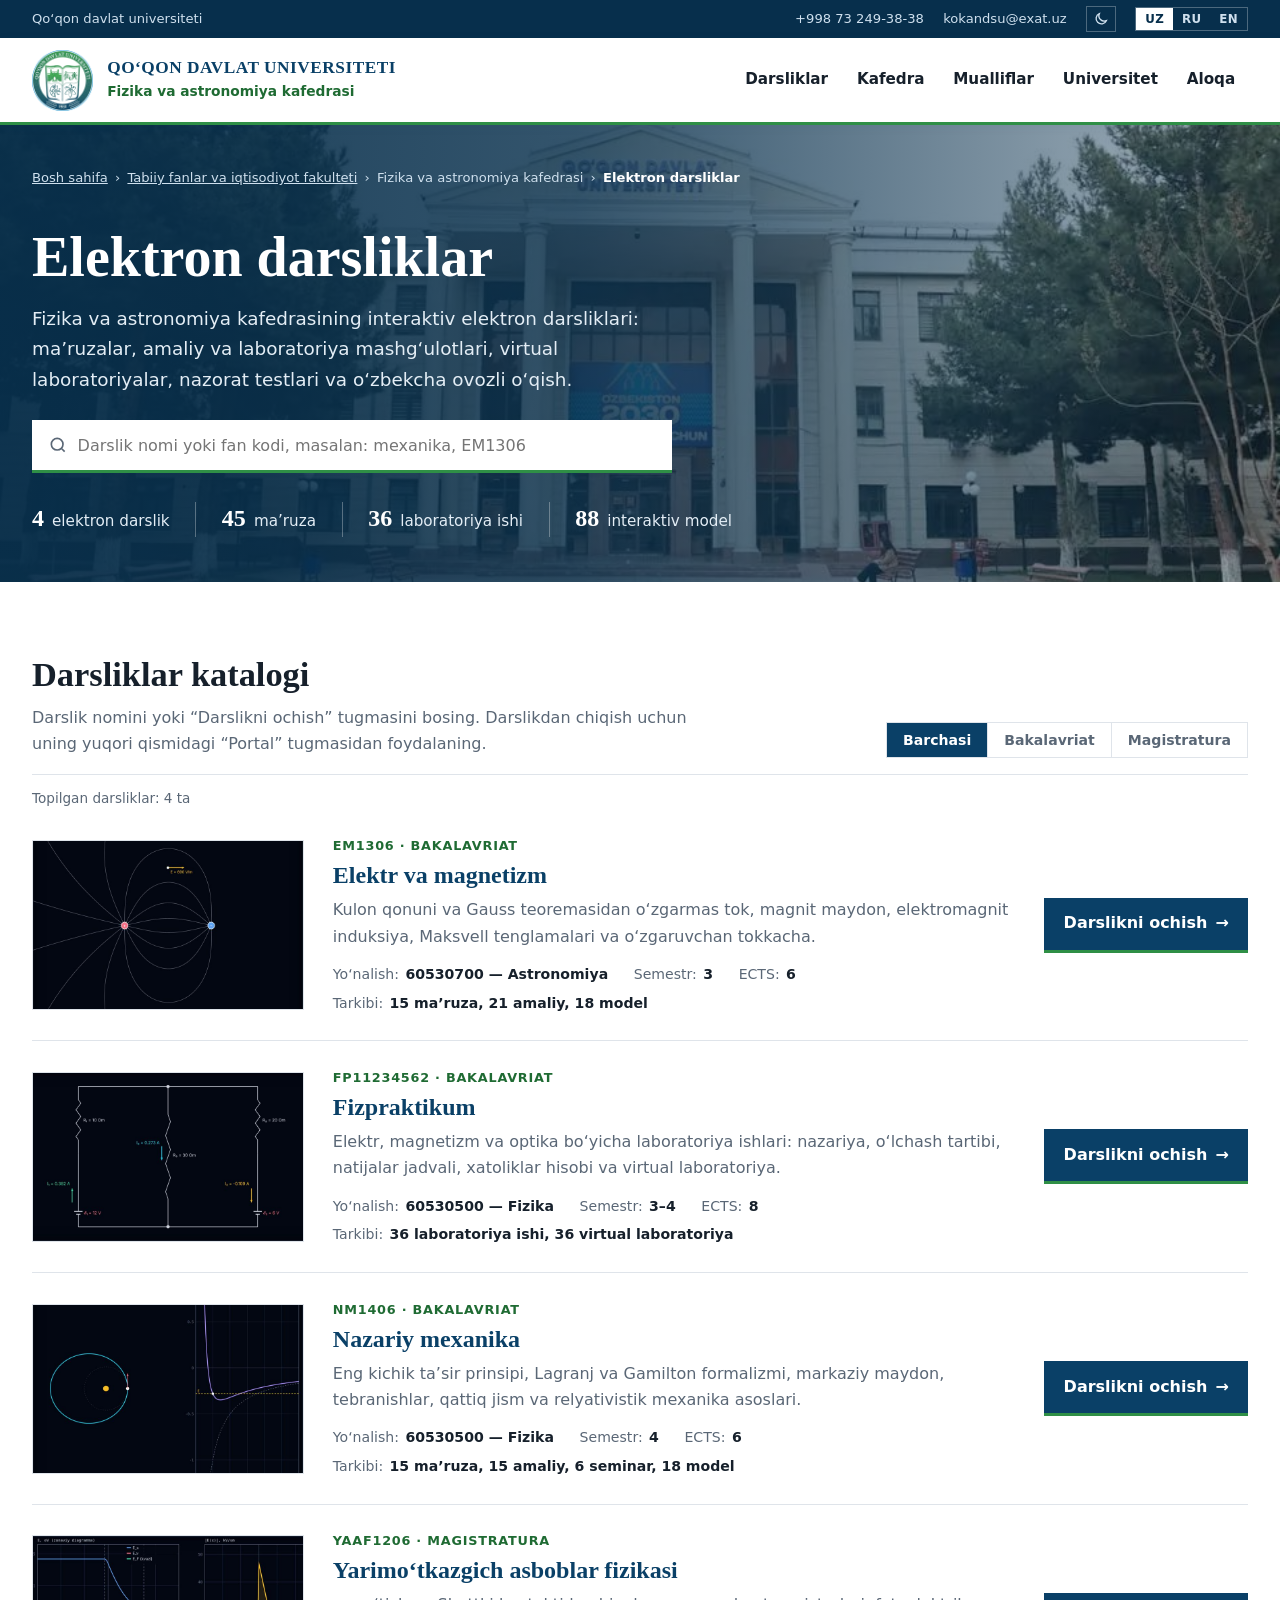
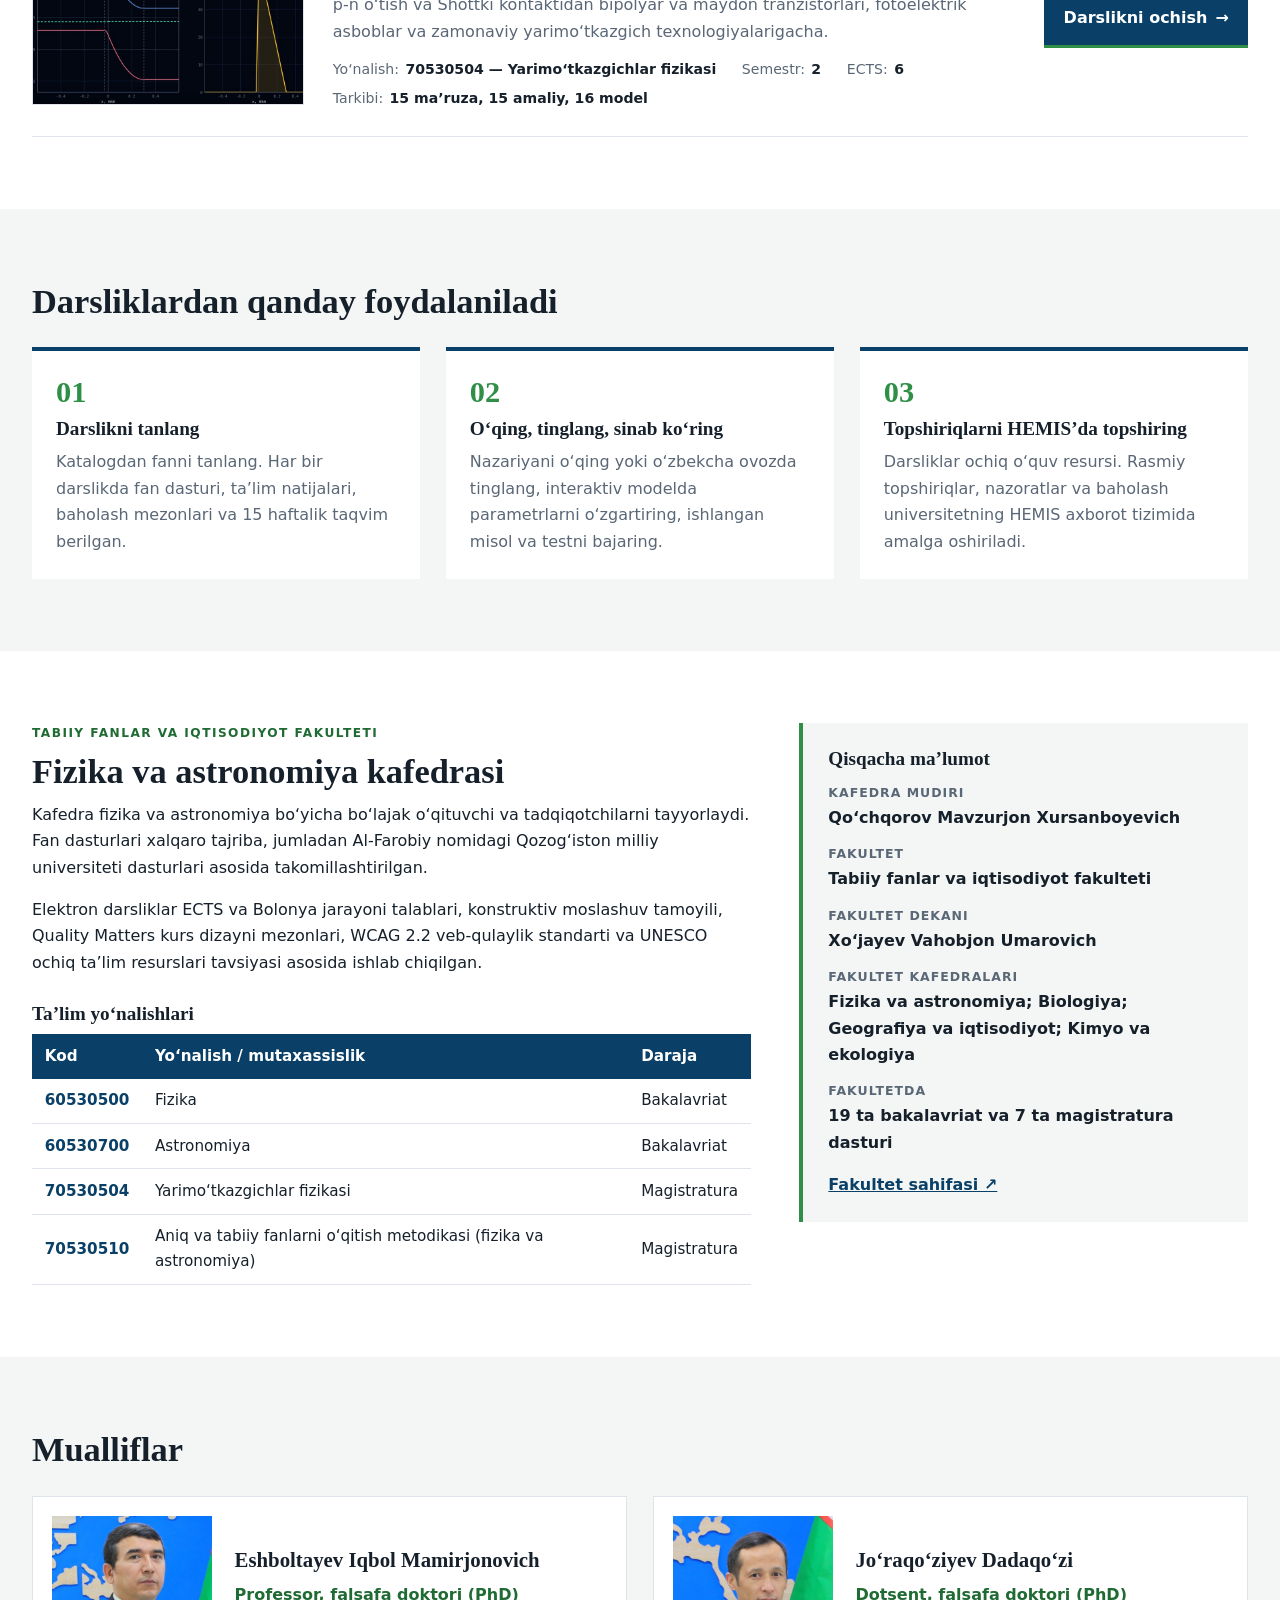
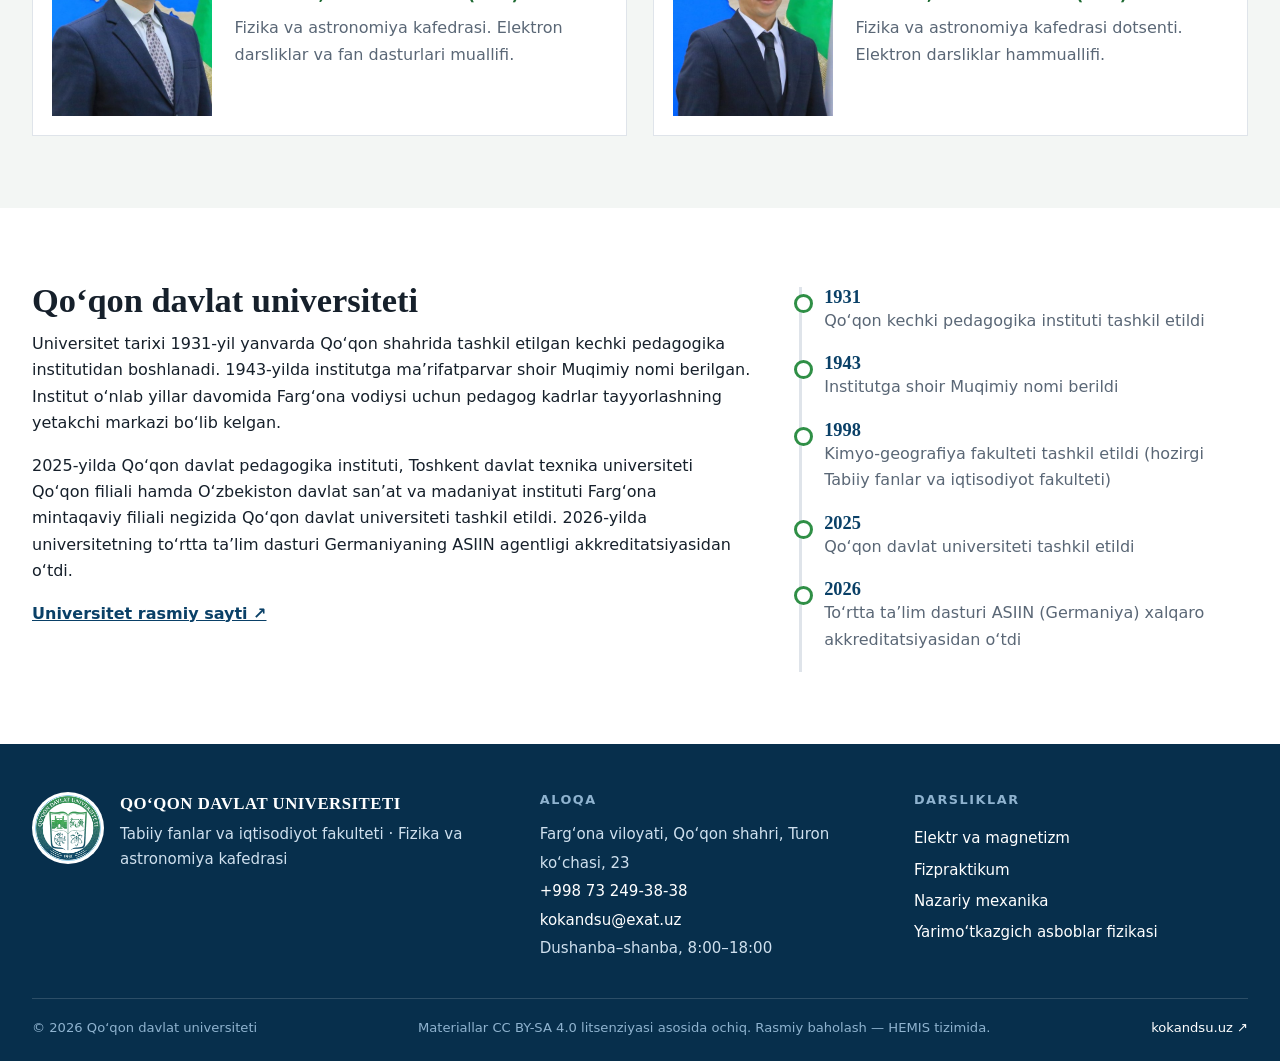
<file: index.html>
<!DOCTYPE html>
<html lang="uz">
<head>
<meta charset="utf-8">
<meta name="viewport" content="width=device-width, initial-scale=1">
<title>Elektron darsliklar — Fizika va astronomiya kafedrasi | Qo‘qon davlat universiteti</title>
<meta name="description" content="Qo‘qon davlat universiteti Tabiiy fanlar va iqtisodiyot fakulteti, Fizika va astronomiya kafedrasining interaktiv elektron darsliklari: Elektr va magnetizm, Fizpraktikum, Nazariy mexanika, Yarimo‘tkazgich asboblar fizikasi.">
<meta name="author" content="Eshboltayev Iqbol Mamirjonovich; Jo‘raqo‘ziyev Dadaqo‘zi">
<meta name="theme-color" content="#0a4067">
<meta property="og:type" content="website">
<meta property="og:title" content="Elektron darsliklar — Qo‘qon davlat universiteti">
<meta property="og:description" content="Fizika va astronomiya kafedrasining 4 ta interaktiv elektron darsligi.">
<meta property="og:image" content="https://eshboltayev.github.io/Elektron_Darsliklar/img/qdu-bino.jpg">
<meta property="og:url" content="https://eshboltayev.github.io/Elektron_Darsliklar/">
<link rel="canonical" href="https://eshboltayev.github.io/Elektron_Darsliklar/">
<link rel="icon" href="img/favicon.png" type="image/png">
<link rel="preload" as="image" href="img/qdu-bino.jpg">
<script>try{var t=localStorage.getItem("ed-theme")||(matchMedia("(prefers-color-scheme: dark)").matches?"dark":"light");document.documentElement.dataset.theme=t}catch(e){document.documentElement.dataset.theme="light"}</script>
<link rel="stylesheet" href="assets/style.css?v=4">
<script type="application/ld+json">
{"@context":"https://schema.org","@graph":[
{"@type":"CollegeOrUniversity","@id":"#qdu","name":"Qo‘qon davlat universiteti","alternateName":"Kokand State University","url":"https://kokandsu.uz","logo":"https://eshboltayev.github.io/Elektron_Darsliklar/img/qdu-logo.png","telephone":"+998 73 249-38-38","email":"kokandsu@exat.uz","foundingDate":"1931","address":{"@type":"PostalAddress","streetAddress":"Turon ko‘chasi, 23","addressLocality":"Qo‘qon","addressRegion":"Farg‘ona viloyati","addressCountry":"UZ"}},
{"@type":"Course","name":"Elektr va magnetizm","courseCode":"EM1306","inLanguage":"uz","url":"https://eshboltayev.github.io/Elektr_va_magnetizm/","provider":{"@id":"#qdu"}},
{"@type":"Course","name":"Fizpraktikum","courseCode":"FP11234562","inLanguage":"uz","url":"https://eshboltayev.github.io/Fizpraktikum/","provider":{"@id":"#qdu"}},
{"@type":"Course","name":"Nazariy mexanika","courseCode":"NM1406","inLanguage":"uz","url":"https://eshboltayev.github.io/Nazariy_mexanika/","provider":{"@id":"#qdu"}},
{"@type":"Course","name":"Yarimo‘tkazgich asboblar fizikasi","courseCode":"YAAF1206","inLanguage":"uz","url":"https://eshboltayev.github.io/Yarimo-tkazgich_asboblar_fizikasi/","provider":{"@id":"#qdu"}}]}
</script>
</head>
<body>
<a class="skip" href="#katalog" data-i18n="skip">Asosiy mazmunga o‘tish</a>

<div class="util">
  <div class="wrap util-in">
    <a href="https://kokandsu.uz" target="_blank" rel="noopener" data-i18n="uni">Qo‘qon davlat universiteti</a>
    <span class="util-r">
      <a href="tel:+998732493838">+998 73 249-38-38</a>
      <a href="mailto:kokandsu@exat.uz">kokandsu@exat.uz</a>
      <button class="theme" id="theme" type="button" aria-label="Kunduzgi / tungi rejim" title="Kunduzgi / tungi rejim"><svg class="moon" viewBox="0 0 24 24" aria-hidden="true"><path d="M20 14.5A8 8 0 0 1 9.5 4 8 8 0 1 0 20 14.5z"/></svg><svg class="sun" viewBox="0 0 24 24" aria-hidden="true"><circle cx="12" cy="12" r="4"/><path d="M12 2v2M12 20v2M4.9 4.9l1.4 1.4M17.7 17.7l1.4 1.4M2 12h2M20 12h2M4.9 19.1l1.4-1.4M17.7 6.3l1.4-1.4"/></svg></button>
      <span class="lang" role="group" aria-label="Til / Язык / Language"><button type="button" data-lang="uz" aria-pressed="true">UZ</button><button type="button" data-lang="ru" aria-pressed="false">RU</button><button type="button" data-lang="en" aria-pressed="false">EN</button></span>
    </span>
  </div>
</div>

<header class="mast">
  <div class="wrap mast-in">
    <a class="id" href="#top" aria-label="Elektron darsliklar — bosh sahifa">
      <img src="img/qdu-logo.png" width="64" height="64" alt="Qo‘qon davlat universiteti logotipi">
      <span><b data-i18n="uniCaps">Qo‘qon davlat universiteti</b><small data-i18n="dept">Fizika va astronomiya kafedrasi</small></span>
    </a>
    <button class="burger" id="burger" type="button" aria-controls="nav" aria-expanded="false" aria-label="Menyu"><span></span><span></span><span></span></button>
    <nav class="nav" id="nav" aria-label="Asosiy menyu">
      <a href="#katalog" data-i18n="nav1">Darsliklar</a>
      <a href="#kafedra" data-i18n="nav2">Kafedra</a>
      <a href="#mualliflar" data-i18n="nav3">Mualliflar</a>
      <a href="#universitet" data-i18n="nav4">Universitet</a>
      <a href="#aloqa" data-i18n="nav5">Aloqa</a>
    </nav>
  </div>
</header>

<main id="top">
<section class="hero">
  <img class="hero-bg" src="img/qdu-bino.jpg" width="960" height="640" alt="" aria-hidden="true">
  <div class="wrap hero-in">
    <nav class="crumbs" aria-label="Yo‘l ko‘rsatkichi">
      <a href="https://kokandsu.uz" target="_blank" rel="noopener" data-i18n="cr1">Bosh sahifa</a><span aria-hidden="true">›</span>
      <a href="https://kokandsu.uz/universitet/fakultetlar/tabiiy-fanlar-va-iqtisodiyot-fakulteti" target="_blank" rel="noopener" data-i18n="cr2">Tabiiy fanlar va iqtisodiyot fakulteti</a><span aria-hidden="true">›</span>
      <span data-i18n="dept">Fizika va astronomiya kafedrasi</span><span aria-hidden="true">›</span>
      <span aria-current="page" data-i18n="cr4">Elektron darsliklar</span>
    </nav>
    <h1 data-i18n="h1">Elektron darsliklar</h1>
    <p class="lead" data-i18n="lead">Fizika va astronomiya kafedrasining interaktiv elektron darsliklari: ma’ruzalar, amaliy va laboratoriya mashg‘ulotlari, virtual laboratoriyalar, nazorat testlari va o‘zbekcha ovozli o‘qish.</p>
    <form class="search" role="search" onsubmit="return false">
      <label class="sr" for="q" data-i18n="qLabel">Darslik qidirish</label>
      <svg viewBox="0 0 24 24" aria-hidden="true"><circle cx="11" cy="11" r="7"/><path d="M20 20l-3.5-3.5"/></svg>
      <input id="q" type="search" autocomplete="off" placeholder="Darslik nomi yoki fan kodi, masalan: mexanika, EM1306" data-i18n-ph="qPh">
    </form>
    <ul class="facts">
      <li><b>4</b> <span data-i18n="s1">elektron darslik</span></li>
      <li><b>45</b> <span data-i18n="s2">ma’ruza</span></li>
      <li><b>36</b> <span data-i18n="s3">laboratoriya ishi</span></li>
      <li><b>88</b> <span data-i18n="s4">interaktiv model</span></li>
    </ul>
  </div>
</section>

<section class="sec" id="katalog" aria-labelledby="h-cat">
  <div class="wrap">
    <div class="cat-head">
      <div>
        <h2 id="h-cat" data-i18n="cH">Darsliklar katalogi</h2>
        <p class="muted" data-i18n="cP">Darslik nomini yoki “Darslikni ochish” tugmasini bosing. Darslikdan chiqish uchun uning yuqori qismidagi “Portal” tugmasidan foydalaning.</p>
      </div>
      <div class="tabs" role="group" aria-label="Daraja bo‘yicha saralash">
        <button type="button" data-f="all" aria-pressed="true" data-i18n="fAll">Barchasi</button>
        <button type="button" data-f="bak" aria-pressed="false" data-i18n="fBak">Bakalavriat</button>
        <button type="button" data-f="mag" aria-pressed="false" data-i18n="fMag">Magistratura</button>
      </div>
    </div>
    <p class="count" id="count" aria-live="polite"></p>
    <ol class="list">
      <li class="item" data-lvl="bak" data-key="em" data-q="elektr va magnetizm em1306 astronomiya электричество магнетизм electricity magnetism">
        <a class="thumb" href="https://eshboltayev.github.io/Elektr_va_magnetizm/" tabindex="-1" aria-hidden="true"><img src="img/cover-elektr.jpg" width="800" height="500" alt="" loading="lazy"></a>
        <div class="body">
          <p class="code">EM1306 · <span data-i18n="lvlBak">Bakalavriat</span></p>
          <h3><a href="https://eshboltayev.github.io/Elektr_va_magnetizm/" data-i18n="t1">Elektr va magnetizm</a></h3>
          <p class="desc" data-i18n="d1">Kulon qonuni va Gauss teoremasidan o‘zgarmas tok, magnit maydon, elektromagnit induksiya, Maksvell tenglamalari va o‘zgaruvchan tokkacha.</p>
          <dl class="meta"><div><dt data-i18n="mDir">Yo‘nalish</dt><dd>60530700 — <span data-i18n="dirAstro">Astronomiya</span></dd></div><div><dt data-i18n="mSem">Semestr</dt><dd>3</dd></div><div><dt>ECTS</dt><dd>6</dd></div><div><dt data-i18n="mCont">Tarkibi</dt><dd data-i18n="c1">15 ma’ruza, 21 amaliy, 18 model</dd></div></dl>
        </div>
        <a class="open" href="https://eshboltayev.github.io/Elektr_va_magnetizm/"><span data-i18n="open">Darslikni ochish</span> <span aria-hidden="true">→</span></a>
      </li>
      <li class="item" data-lvl="bak" data-key="fp" data-q="fizpraktikum fp11234562 fizika laboratoriya физпрактикум laboratory">
        <a class="thumb" href="https://eshboltayev.github.io/Fizpraktikum/" tabindex="-1" aria-hidden="true"><img src="img/cover-fizpraktikum.jpg" width="800" height="500" alt="" loading="lazy"></a>
        <div class="body">
          <p class="code">FP11234562 · <span data-i18n="lvlBak">Bakalavriat</span></p>
          <h3><a href="https://eshboltayev.github.io/Fizpraktikum/" data-i18n="t2">Fizpraktikum</a></h3>
          <p class="desc" data-i18n="d2">Elektr, magnetizm va optika bo‘yicha laboratoriya ishlari: nazariya, o‘lchash tartibi, natijalar jadvali, xatoliklar hisobi va virtual laboratoriya.</p>
          <dl class="meta"><div><dt data-i18n="mDir">Yo‘nalish</dt><dd>60530500 — <span data-i18n="dirFiz">Fizika</span></dd></div><div><dt data-i18n="mSem">Semestr</dt><dd>3–4</dd></div><div><dt>ECTS</dt><dd>8</dd></div><div><dt data-i18n="mCont">Tarkibi</dt><dd data-i18n="c2">36 laboratoriya ishi, 36 virtual laboratoriya</dd></div></dl>
        </div>
        <a class="open" href="https://eshboltayev.github.io/Fizpraktikum/"><span data-i18n="open">Darslikni ochish</span> <span aria-hidden="true">→</span></a>
      </li>
      <li class="item" data-lvl="bak" data-key="nm" data-q="nazariy mexanika nm1406 fizika теоретическая механика theoretical mechanics">
        <a class="thumb" href="https://eshboltayev.github.io/Nazariy_mexanika/" tabindex="-1" aria-hidden="true"><img src="img/cover-mexanika.jpg" width="800" height="500" alt="" loading="lazy"></a>
        <div class="body">
          <p class="code">NM1406 · <span data-i18n="lvlBak">Bakalavriat</span></p>
          <h3><a href="https://eshboltayev.github.io/Nazariy_mexanika/" data-i18n="t3">Nazariy mexanika</a></h3>
          <p class="desc" data-i18n="d3">Eng kichik ta’sir prinsipi, Lagranj va Gamilton formalizmi, markaziy maydon, tebranishlar, qattiq jism va relyativistik mexanika asoslari.</p>
          <dl class="meta"><div><dt data-i18n="mDir">Yo‘nalish</dt><dd>60530500 — <span data-i18n="dirFiz">Fizika</span></dd></div><div><dt data-i18n="mSem">Semestr</dt><dd>4</dd></div><div><dt>ECTS</dt><dd>6</dd></div><div><dt data-i18n="mCont">Tarkibi</dt><dd data-i18n="c3">15 ma’ruza, 15 amaliy, 6 seminar, 18 model</dd></div></dl>
        </div>
        <a class="open" href="https://eshboltayev.github.io/Nazariy_mexanika/"><span data-i18n="open">Darslikni ochish</span> <span aria-hidden="true">→</span></a>
      </li>
      <li class="item" data-lvl="mag" data-key="ya" data-q="yarimo‘tkazgich yarimotkazgich yarimo'tkazgich asboblar fizikasi yaaf1206 полупроводник semiconductor">
        <a class="thumb" href="https://eshboltayev.github.io/Yarimo-tkazgich_asboblar_fizikasi/" tabindex="-1" aria-hidden="true"><img src="img/cover-yarimo.jpg" width="800" height="500" alt="" loading="lazy"></a>
        <div class="body">
          <p class="code">YAAF1206 · <span data-i18n="lvlMag">Magistratura</span></p>
          <h3><a href="https://eshboltayev.github.io/Yarimo-tkazgich_asboblar_fizikasi/" data-i18n="t4">Yarimo‘tkazgich asboblar fizikasi</a></h3>
          <p class="desc" data-i18n="d4">p-n o‘tish va Shottki kontaktidan bipolyar va maydon tranzistorlari, fotoelektrik asboblar va zamonaviy yarimo‘tkazgich texnologiyalarigacha.</p>
          <dl class="meta"><div><dt data-i18n="mDir">Yo‘nalish</dt><dd>70530504 — <span data-i18n="dirSemi">Yarimo‘tkazgichlar fizikasi</span></dd></div><div><dt data-i18n="mSem">Semestr</dt><dd>2</dd></div><div><dt>ECTS</dt><dd>6</dd></div><div><dt data-i18n="mCont">Tarkibi</dt><dd data-i18n="c4">15 ma’ruza, 15 amaliy, 16 model</dd></div></dl>
        </div>
        <a class="open" href="https://eshboltayev.github.io/Yarimo-tkazgich_asboblar_fizikasi/"><span data-i18n="open">Darslikni ochish</span> <span aria-hidden="true">→</span></a>
      </li>
    </ol>
    <p class="empty" id="empty" hidden data-i18n="empty">Hech narsa topilmadi. Boshqa so‘z bilan qidirib ko‘ring.</p>
  </div>
</section>

<section class="sec tint" aria-labelledby="h-how">
  <div class="wrap">
    <h2 id="h-how" data-i18n="hH">Darsliklardan qanday foydalaniladi</h2>
    <ol class="steps">
      <li><h3 data-i18n="h1t">Darslikni tanlang</h3><p data-i18n="h1p">Katalogdan fanni tanlang. Har bir darslikda fan dasturi, ta’lim natijalari, baholash mezonlari va 15 haftalik taqvim berilgan.</p></li>
      <li><h3 data-i18n="h2t">O‘qing, tinglang, sinab ko‘ring</h3><p data-i18n="h2p">Nazariyani o‘qing yoki o‘zbekcha ovozda tinglang, interaktiv modelda parametrlarni o‘zgartiring, ishlangan misol va testni bajaring.</p></li>
      <li><h3 data-i18n="h3t">Topshiriqlarni HEMIS’da topshiring</h3><p data-i18n="h3p">Darsliklar ochiq o‘quv resursi. Rasmiy topshiriqlar, nazoratlar va baholash universitetning HEMIS axborot tizimida amalga oshiriladi.</p></li>
    </ol>
  </div>
</section>

<section class="sec" id="kafedra" aria-labelledby="h-dep">
  <div class="wrap cols">
    <div>
      <p class="kicker" data-i18n="cr2">Tabiiy fanlar va iqtisodiyot fakulteti</p>
      <h2 id="h-dep" data-i18n="dept">Fizika va astronomiya kafedrasi</h2>
      <p data-i18n="kP1">Kafedra fizika va astronomiya bo‘yicha bo‘lajak o‘qituvchi va tadqiqotchilarni tayyorlaydi. Fan dasturlari xalqaro tajriba, jumladan Al-Farobiy nomidagi Qozog‘iston milliy universiteti dasturlari asosida takomillashtirilgan.</p>
      <p data-i18n="kP2">Elektron darsliklar ECTS va Bolonya jarayoni talablari, konstruktiv moslashuv tamoyili, Quality Matters kurs dizayni mezonlari, WCAG 2.2 veb-qulaylik standarti va UNESCO ochiq ta’lim resurslari tavsiyasi asosida ishlab chiqilgan.</p>
      <h3 class="sub" data-i18n="pH">Ta’lim yo‘nalishlari</h3>
      <table class="tbl">
        <thead><tr><th data-i18n="pC">Kod</th><th data-i18n="pN">Yo‘nalish / mutaxassislik</th><th data-i18n="pL">Daraja</th></tr></thead>
        <tbody>
          <tr><td>60530500</td><td data-i18n="dirFiz">Fizika</td><td data-i18n="lvlBak">Bakalavriat</td></tr>
          <tr><td>60530700</td><td data-i18n="dirAstro">Astronomiya</td><td data-i18n="lvlBak">Bakalavriat</td></tr>
          <tr><td>70530504</td><td data-i18n="dirSemi">Yarimo‘tkazgichlar fizikasi</td><td data-i18n="lvlMag">Magistratura</td></tr>
          <tr><td>70530510</td><td data-i18n="dirMet">Aniq va tabiiy fanlarni o‘qitish metodikasi (fizika va astronomiya)</td><td data-i18n="lvlMag">Magistratura</td></tr>
        </tbody>
      </table>
    </div>
    <aside class="panel" aria-label="Kafedra va fakultet">
      <h3 data-i18n="panH">Qisqacha ma’lumot</h3>
      <dl>
        <dt data-i18n="pan1">Kafedra mudiri</dt><dd data-i18n="pan1v">Qo‘chqorov Mavzurjon Xursanboyevich</dd>
        <dt data-i18n="pan2">Fakultet</dt><dd data-i18n="cr2">Tabiiy fanlar va iqtisodiyot fakulteti</dd>
        <dt data-i18n="pan3">Fakultet dekani</dt><dd data-i18n="pan3v">Xo‘jayev Vahobjon Umarovich</dd>
        <dt data-i18n="pan4">Fakultet kafedralari</dt><dd data-i18n="pan4v">Fizika va astronomiya; Biologiya; Geografiya va iqtisodiyot; Kimyo va ekologiya</dd>
        <dt data-i18n="pan5">Fakultetda</dt><dd data-i18n="pan5v">19 ta bakalavriat va 7 ta magistratura dasturi</dd>
      </dl>
      <a class="lnk" href="https://kokandsu.uz/universitet/fakultetlar/tabiiy-fanlar-va-iqtisodiyot-fakulteti" target="_blank" rel="noopener" data-i18n="panL">Fakultet sahifasi ↗</a>
    </aside>
  </div>
</section>

<section class="sec tint" id="mualliflar" aria-labelledby="h-auth">
  <div class="wrap">
    <h2 id="h-auth" data-i18n="aH">Mualliflar</h2>
    <div class="people">
      <article class="person">
        <img src="img/eshboltayev.jpg" width="480" height="600" alt="Eshboltayev Iqbol Mamirjonovich" loading="lazy">
        <div>
          <h3>Eshboltayev Iqbol Mamirjonovich</h3>
          <p class="pos" data-i18n="a1p">Professor, falsafa doktori (PhD)</p>
          <p class="muted" data-i18n="a1d">Fizika va astronomiya kafedrasi. Elektron darsliklar va fan dasturlari muallifi.</p>
        </div>
      </article>
      <article class="person">
        <img src="img/juraquziyev.jpg" width="480" height="600" alt="Jo‘raqo‘ziyev Dadaqo‘zi" loading="lazy">
        <div>
          <h3 data-i18n="a2n">Jo‘raqo‘ziyev Dadaqo‘zi</h3>
          <p class="pos" data-i18n="a2p">Dotsent, falsafa doktori (PhD)</p>
          <p class="muted" data-i18n="a2d">Fizika va astronomiya kafedrasi dotsenti. Elektron darsliklar hammuallifi.</p>
        </div>
      </article>
    </div>
  </div>
</section>

<section class="sec" id="universitet" aria-labelledby="h-uni">
  <div class="wrap cols">
    <div>
      <h2 id="h-uni" data-i18n="uni">Qo‘qon davlat universiteti</h2>
      <p data-i18n="uP1">Universitet tarixi 1931-yil yanvarda Qo‘qon shahrida tashkil etilgan kechki pedagogika institutidan boshlanadi. 1943-yilda institutga ma’rifatparvar shoir Muqimiy nomi berilgan. Institut o‘nlab yillar davomida Farg‘ona vodiysi uchun pedagog kadrlar tayyorlashning yetakchi markazi bo‘lib kelgan.</p>
      <p data-i18n="uP2">2025-yilda Qo‘qon davlat pedagogika instituti, Toshkent davlat texnika universiteti Qo‘qon filiali hamda O‘zbekiston davlat san’at va madaniyat instituti Farg‘ona mintaqaviy filiali negizida Qo‘qon davlat universiteti tashkil etildi. 2026-yilda universitetning to‘rtta ta’lim dasturi Germaniyaning ASIIN agentligi akkreditatsiyasidan o‘tdi.</p>
      <a class="lnk" href="https://kokandsu.uz" target="_blank" rel="noopener" data-i18n="uLink">Universitet rasmiy sayti ↗</a>
    </div>
    <ol class="tl" aria-label="Universitet tarixi">
      <li><b>1931</b><span data-i18n="tl1">Qo‘qon kechki pedagogika instituti tashkil etildi</span></li>
      <li><b>1943</b><span data-i18n="tl3">Institutga shoir Muqimiy nomi berildi</span></li>
      <li><b>1998</b><span data-i18n="tl6">Kimyo-geografiya fakulteti tashkil etildi (hozirgi Tabiiy fanlar va iqtisodiyot fakulteti)</span></li>
      <li><b>2025</b><span data-i18n="tl4">Qo‘qon davlat universiteti tashkil etildi</span></li>
      <li><b>2026</b><span data-i18n="tl5">To‘rtta ta’lim dasturi ASIIN (Germaniya) xalqaro akkreditatsiyasidan o‘tdi</span></li>
    </ol>
  </div>
</section>
</main>

<footer class="foot" id="aloqa">
  <div class="wrap fgrid">
    <div class="fid">
      <img src="img/qdu-logo.png" width="72" height="72" alt="" loading="lazy">
      <div><b data-i18n="uniCaps">Qo‘qon davlat universiteti</b><p data-i18n="fDept">Tabiiy fanlar va iqtisodiyot fakulteti · Fizika va astronomiya kafedrasi</p></div>
    </div>
    <div><h2 class="fh" data-i18n="nav5">Aloqa</h2>
      <address><span data-i18n="addr">Farg‘ona viloyati, Qo‘qon shahri, Turon ko‘chasi, 23</span><br><a href="tel:+998732493838">+998 73 249-38-38</a><br><a href="mailto:kokandsu@exat.uz">kokandsu@exat.uz</a><br><span data-i18n="hours">Dushanba–shanba, 8:00–18:00</span></address>
    </div>
    <nav aria-label="Darsliklar"><h2 class="fh" data-i18n="nav1">Darsliklar</h2>
      <a href="https://eshboltayev.github.io/Elektr_va_magnetizm/" data-i18n="t1">Elektr va magnetizm</a>
      <a href="https://eshboltayev.github.io/Fizpraktikum/" data-i18n="t2">Fizpraktikum</a>
      <a href="https://eshboltayev.github.io/Nazariy_mexanika/" data-i18n="t3">Nazariy mexanika</a>
      <a href="https://eshboltayev.github.io/Yarimo-tkazgich_asboblar_fizikasi/" data-i18n="t4">Yarimo‘tkazgich asboblar fizikasi</a>
    </nav>
  </div>
  <div class="wrap legal"><span>© 2026 <span data-i18n="uni">Qo‘qon davlat universiteti</span></span><span data-i18n="lic">Materiallar CC BY-SA 4.0 litsenziyasi asosida ochiq. Rasmiy baholash — HEMIS tizimida.</span><a href="https://kokandsu.uz" target="_blank" rel="noopener">kokandsu.uz ↗</a></div>
</footer>
<script src="assets/app.js?v=4" defer></script>
</body>
</html>
</file>
<file: assets/style.css>
/* Elektron darsliklar — Qo‘qon davlat universiteti, Fizika va astronomiya kafedrasi
   Akademik uslub: universitet ranglari (to‘q ko‘k #0a4067, yashil #2f8f46), serifli sarlavhalar, oq fon. */
:root {
  --navy: #0a4067; --navy-d: #072f4c; --green: #2f8f46; --green-d: #1f6b33; --gold: #c99a2e;
  --ink: #16202b; --muted: #5a6776; --line: #dfe4ea; --bg: #ffffff; --tint: #f3f6f4; --card: #ffffff; --accent: #0a4067; --gtext: #1f6b33;
  color-scheme: light;
  --serif: "Source Serif 4", "Source Serif Pro", Georgia, Cambria, "Times New Roman", serif;
  --sans: "Inter", system-ui, -apple-system, "Segoe UI", Roboto, "Noto Sans", Arial, sans-serif;
}
* { box-sizing: border-box; }
html { scroll-behavior: smooth; scroll-padding-top: 6rem; font-size: clamp(16px, 0.75vw + 6px, 34px); }
/* Shrift ekran kengligiga qarab o‘sadi: telefon 16px, noutbuk ~16–17px, Full HD ~20px, 4K/elektron doska ~34px; barcha o‘lchamlar rem’da */
body { margin: 0; font: 1rem/1.65 var(--sans); color: var(--ink); background: var(--bg); -webkit-font-smoothing: antialiased; }
img { display: block; max-width: 100%; }
a { color: var(--accent); }
h1, h2, h3 { font-family: var(--serif); font-weight: 600; line-height: 1.2; margin: 0 0 .6rem; color: var(--ink); }
h2 { font-size: clamp(1.6rem, 3vw, 2.15rem); }
p { margin: 0 0 1rem; }
.wrap { width: min(76rem, 100% - 2.5rem); margin-inline: auto; }
.muted { color: var(--muted); }
.sr { position: absolute; width: 1px; height: 1px; overflow: hidden; clip: rect(0 0 0 0); }
.skip { position: absolute; left: -999px; top: 6px; z-index: 99; background: var(--gold); color: #000; padding: .55rem 1rem; font-weight: 700; }
.skip:focus { left: 10px; }
:focus-visible { outline: 3px solid var(--gold); outline-offset: 2px; }

/* Yuqori xizmat qatori */
.util { background: var(--navy-d); color: #cfe0ee; font-size: .82rem; }
.util-in { display: flex; align-items: center; justify-content: space-between; gap: 1rem; min-height: 2.4rem; }
.util a { color: #cfe0ee; text-decoration: none; }
.util a:hover { color: #fff; text-decoration: underline; }
.util-r { display: flex; align-items: center; gap: 1.2rem; }
.lang { display: inline-flex; border: 1px solid rgba(255,255,255,.28); }
.lang button { background: none; border: 0; color: #cfe0ee; font: 600 .74rem var(--sans); padding: .25rem .55rem; cursor: pointer; letter-spacing: .04em; }
.lang button[aria-pressed="true"] { background: #fff; color: var(--navy-d); }

/* Asosiy sarlavha */
.mast { position: sticky; top: 0; z-index: 40; background: var(--card); border-bottom: 3px solid var(--green); box-shadow: 0 2px 10px rgba(10, 64, 103, .06); }
.mast-in { display: flex; align-items: center; gap: 1.5rem; min-height: 5.25rem; }
.id { display: flex; align-items: center; gap: .9rem; text-decoration: none; color: var(--ink); margin-right: auto; }
.id img { width: 3.8rem; height: 3.8rem; }
.id b { display: block; font: 700 1.08rem/1.15 var(--serif); color: var(--accent); text-transform: uppercase; letter-spacing: .03em; }
.id small { display: block; font-size: .86rem; color: var(--gtext); font-weight: 600; margin-top: .15rem; }
.nav { display: flex; gap: .2rem; }
.nav a { color: var(--ink); text-decoration: none; font-weight: 600; font-size: .95rem; padding: .55rem .8rem; border-bottom: 2px solid transparent; }
.nav a:hover { color: var(--accent); border-bottom-color: var(--green); }
.burger { display: none; width: 2.75rem; height: 2.75rem; border: 1px solid var(--line); background: var(--card); cursor: pointer; padding: 11px 10px; flex-direction: column; justify-content: space-between; }
.burger span { display: block; height: 2px; background: var(--accent); }

/* Kirish (hero) */
.hero { position: relative; color: #fff; overflow: hidden; background: var(--navy-d); }
.hero-bg { position: absolute; inset: 0; width: 100%; height: 100%; object-fit: cover; object-position: 50% 40%; }
.hero::before { content: ""; position: absolute; inset: 0; z-index: 1; background: linear-gradient(90deg, rgba(7, 47, 76, .94) 0%, rgba(7, 47, 76, .82) 45%, rgba(7, 47, 76, .35) 100%); }
.hero-in { position: relative; z-index: 2; padding: 2.6rem 0 2.8rem; max-width: 76rem; }
.crumbs { font-size: .82rem; color: #cfe0ee; display: flex; flex-wrap: wrap; gap: .45rem; margin-bottom: 2.2rem; }
.crumbs a { color: #cfe0ee; }
.crumbs [aria-current] { color: #fff; font-weight: 600; }
.hero h1 { color: #fff; font-size: clamp(2.3rem, 5vw, 3.5rem); margin-bottom: .8rem; }
.lead { font-size: clamp(1.02rem, 1.5vw, 1.15rem); max-width: 40rem; color: #e3edf5; }
.search { display: flex; align-items: center; gap: .6rem; background: var(--card); max-width: 40rem; margin: 1.6rem 0 1.8rem; padding: 0 1rem; border-bottom: 3px solid var(--green); }
.search svg { width: 1.25rem; height: 1.25rem; fill: none; stroke: var(--muted); stroke-width: 2; flex: none; }
.search input { border: 0; outline: 0; font: 1rem var(--sans); padding: .95rem 0; width: 100%; color: var(--ink); background: none; }
.facts { list-style: none; margin: 0; padding: 0; display: flex; flex-wrap: wrap; gap: 0; }
.facts li { padding: .2rem 1.6rem .2rem 0; margin-right: 1.6rem; border-right: 1px solid rgba(255,255,255,.3); color: #e3edf5; font-size: .95rem; }
.facts li:last-child { border: 0; }
.facts b { font: 600 1.5rem var(--serif); color: #fff; margin-right: .2rem; }

/* Bo‘limlar */
.sec { padding: clamp(3rem, 6vw, 4.5rem) 0; }
.tint { background: var(--tint); }
.kicker { text-transform: uppercase; letter-spacing: .12em; font-size: .76rem; font-weight: 700; color: var(--gtext); margin-bottom: .5rem; }

/* Katalog */
.cat-head { display: flex; justify-content: space-between; align-items: flex-end; gap: 2rem; border-bottom: 1px solid var(--line); padding-bottom: 1rem; }
.cat-head p { margin: 0; max-width: 44rem; }
.tabs { display: flex; flex: none; border: 1px solid var(--line); }
.tabs button { background: var(--card); border: 0; border-right: 1px solid var(--line); font: 600 .88rem var(--sans); color: var(--muted); padding: .55rem 1rem; cursor: pointer; }
.tabs button:last-child { border-right: 0; }
.tabs button[aria-pressed="true"] { background: var(--navy); color: #fff; }
.count { font-size: .85rem; color: var(--muted); margin: .8rem 0 0; }
.list { list-style: none; margin: 0; padding: 0; }
.item { display: grid; grid-template-columns: 17rem 1fr auto; gap: 1.8rem; align-items: center; padding: 1.6rem 0; border-bottom: 1px solid var(--line); }
.item[hidden] { display: none; }
.thumb { display: block; aspect-ratio: 16/10; overflow: hidden; border: 1px solid var(--line); background: #050a14; }
.thumb img { width: 100%; height: 100%; object-fit: cover; transition: transform .35s; }
.item:hover .thumb img { transform: scale(1.04); }
.code { font-size: .8rem; font-weight: 700; letter-spacing: .06em; color: var(--gtext); text-transform: uppercase; margin-bottom: .3rem; }
.item h3 { font-size: 1.5rem; margin-bottom: .45rem; }
.item h3 a { color: var(--accent); text-decoration: none; }
.item h3 a:hover { text-decoration: underline; text-underline-offset: 3px; }
.desc { color: var(--muted); max-width: 44rem; margin-bottom: .8rem; }
.meta { display: flex; flex-wrap: wrap; gap: .35rem 1.6rem; margin: 0; font-size: .88rem; }
.meta div { display: flex; gap: .4rem; }
.meta dt { color: var(--muted); }
.meta dt::after { content: ":"; }
.meta dd { margin: 0; font-weight: 600; }
.open { display: inline-flex; align-items: center; gap: .5rem; white-space: nowrap; background: var(--navy); color: #fff; text-decoration: none; font-weight: 600; padding: .8rem 1.2rem; border-bottom: 3px solid var(--green); transition: background .15s; }
.open:hover { background: var(--green-d); }
.empty { padding: 2rem 0; color: var(--muted); }

/* Qadamlar */
.steps { list-style: none; counter-reset: s; margin: 1.6rem 0 0; padding: 0; display: grid; grid-template-columns: repeat(3, 1fr); gap: 1.6rem; }
.steps li { counter-increment: s; background: var(--card); border-top: 4px solid var(--navy); padding: 1.5rem; }
.steps li::before { content: counter(s, decimal-leading-zero); display: block; font: 600 1.9rem var(--serif); color: var(--green); margin-bottom: .4rem; }
.steps h3 { font-size: 1.2rem; }
.steps p { margin: 0; color: var(--muted); }

/* Kafedra */
.cols { display: grid; grid-template-columns: 1.6fr 1fr; gap: 3rem; align-items: start; }
.sub { font-size: 1.2rem; margin-top: 1.6rem; }
.tbl { width: 100%; border-collapse: collapse; font-size: .95rem; }
.tbl th { text-align: left; font-weight: 700; color: #fff; background: var(--navy); padding: .6rem .8rem; }
.tbl td { padding: .6rem .8rem; border-bottom: 1px solid var(--line); }
.tbl td:first-child { font-variant-numeric: tabular-nums; font-weight: 600; color: var(--accent); white-space: nowrap; }
.panel { background: var(--tint); border-left: 4px solid var(--green); padding: 1.5rem 1.6rem; }
.panel h3 { font-size: 1.2rem; }
.panel dl { margin: 0 0 1rem; }
.panel dt { font-size: .78rem; text-transform: uppercase; letter-spacing: .08em; color: var(--muted); font-weight: 700; margin-top: .8rem; }
.panel dd { margin: .1rem 0 0; font-weight: 600; }
.lnk { font-weight: 700; }

/* Mualliflar */
.people { display: grid; grid-template-columns: repeat(2, 1fr); gap: 1.6rem; margin-top: 1.6rem; }
.person { display: grid; grid-template-columns: 10rem 1fr; gap: 1.4rem; align-items: center; background: var(--card); padding: 1.2rem; border: 1px solid var(--line); }
.person img { width: 10rem; height: 12.5rem; object-fit: cover; }
.person h3 { font-size: 1.3rem; }
.pos { font-weight: 700; color: var(--gtext); margin-bottom: .4rem; }

/* Tarix */
.tl { list-style: none; margin: .4rem 0 0; padding: 0; border-left: 3px solid var(--line); }
.tl li { position: relative; padding: 0 0 1.2rem 1.4rem; }
.tl li::before { content: ""; position: absolute; left: calc(-.4rem - 1.5px); top: .45rem; width: .8rem; height: .8rem; border-radius: 50%; background: var(--card); border: 3px solid var(--green); }
.tl b { display: block; font: 600 1.15rem var(--serif); color: var(--accent); }
.tl span { color: var(--muted); }

/* Pastki qism */
.foot { background: var(--navy-d); color: #cfe0ee; padding-top: 3rem; font-size: .94rem; }
.foot a { color: #fff; text-decoration: none; }
.foot a:hover { text-decoration: underline; }
.fgrid { display: grid; grid-template-columns: 1.4fr 1fr 1fr; gap: 2.5rem; padding-bottom: 2.2rem; }
.fid { display: flex; gap: 1rem; align-items: flex-start; }
.fid img { width: 4.5rem; height: 4.5rem; background: #fff; border-radius: 50%; padding: 3px; }
.fid b { color: #fff; font: 700 1.05rem var(--serif); text-transform: uppercase; letter-spacing: .03em; }
.fid p { margin: .3rem 0 0; }
.fh { font: 700 .8rem var(--sans); text-transform: uppercase; letter-spacing: .12em; color: #8fb3cf; margin-bottom: .8rem; }
.foot address { font-style: normal; line-height: 1.9; }
.foot nav { display: flex; flex-direction: column; gap: .4rem; }
.legal { display: flex; flex-wrap: wrap; gap: .6rem 1.6rem; justify-content: space-between; border-top: 1px solid rgba(255,255,255,.15); padding: 1.1rem 0 1.4rem; font-size: .82rem; color: #8fb3cf; }


/* Tungi rejim */
[data-theme="dark"] {
  --ink: #e6edf3; --muted: #9fb0c0; --line: #263646; --bg: #0b141d; --tint: #101c27; --card: #13212e; --accent: #8cc4ef; --gtext: #6fcf86;
  color-scheme: dark;
}
[data-theme="dark"] .mast { box-shadow: 0 2px 10px rgba(0,0,0,.4); }
[data-theme="dark"] .search input { color: #16202b; }
[data-theme="dark"] .search { background: #fff; }
[data-theme="dark"] .tabs button[aria-pressed="true"], [data-theme="dark"] .open, [data-theme="dark"] .tbl th { background: #1d5a8a; }
[data-theme="dark"] .open:hover { background: var(--green-d); }
[data-theme="dark"] .thumb { border-color: var(--line); }
[data-theme="dark"] .foot, [data-theme="dark"] .util { background: #06101a; }
.theme { background: none; border: 1px solid rgba(255,255,255,.28); color: #cfe0ee; width: 1.9rem; height: 1.6rem; display: inline-grid; place-items: center; cursor: pointer; padding: 0; }
.theme:hover { color: #fff; border-color: #fff; }
.theme svg { width: 1rem; height: 1rem; fill: none; stroke: currentColor; stroke-width: 2; stroke-linecap: round; }
.theme .sun { display: none; }
[data-theme="dark"] .theme .sun { display: block; }
[data-theme="dark"] .theme .moon { display: none; }

@media (min-width: 1700px) { .hero-in { padding: 3.4rem 0 3.8rem; } .lead { max-width: 46rem; } }
@media (min-aspect-ratio: 16/9) and (min-width: 2400px) { .sec { padding: 4rem 0; } }

/* Moslashuvchan */
@media (max-width: 1000px) {
  .item { grid-template-columns: 12.5rem 1fr; }
  .item .open { grid-column: 2; justify-self: start; }
  .cols { grid-template-columns: 1fr; gap: 2rem; }
  .people { grid-template-columns: 1fr; }
  .burger { display: flex; }
  .nav { display: none; position: absolute; left: 0; right: 0; top: 100%; flex-direction: column; background: var(--card); border-bottom: 3px solid var(--green); padding: .5rem 1.25rem 1rem; }
  .nav.open { display: flex; }
}
@media (max-width: 720px) {
  .util-r a { display: none; }
  .mast-in { min-height: 4.4rem; gap: .8rem; }
  .id img { width: 2.9rem; height: 2.9rem; }
  .id b { font-size: .92rem; }
  .id small { font-size: .78rem; }
  .cat-head { flex-direction: column; align-items: flex-start; gap: 1rem; }
  .item { grid-template-columns: 1fr; gap: 1rem; }
  .item .open { grid-column: auto; justify-self: stretch; justify-content: center; }
  .steps { grid-template-columns: 1fr; }
  .fgrid { grid-template-columns: 1fr; gap: 1.8rem; }
  .person { grid-template-columns: 7rem 1fr; }
  .person img { width: 7rem; height: 8.75rem; }
  .facts li { padding-right: 1rem; margin-right: 1rem; }
  .tbl th:last-child, .tbl td:last-child { display: none; }
}
@media (prefers-reduced-motion: reduce) { * { transition: none !important; scroll-behavior: auto !important; } }
@media print { .util, .mast, .search, .tabs, .open, .hero-bg { display: none !important; } .hero { background: none; color: #000; } .hero::before { display: none; } .hero h1, .lead, .crumbs, .crumbs a, .facts li, .facts b { color: #000; } }
</file>
